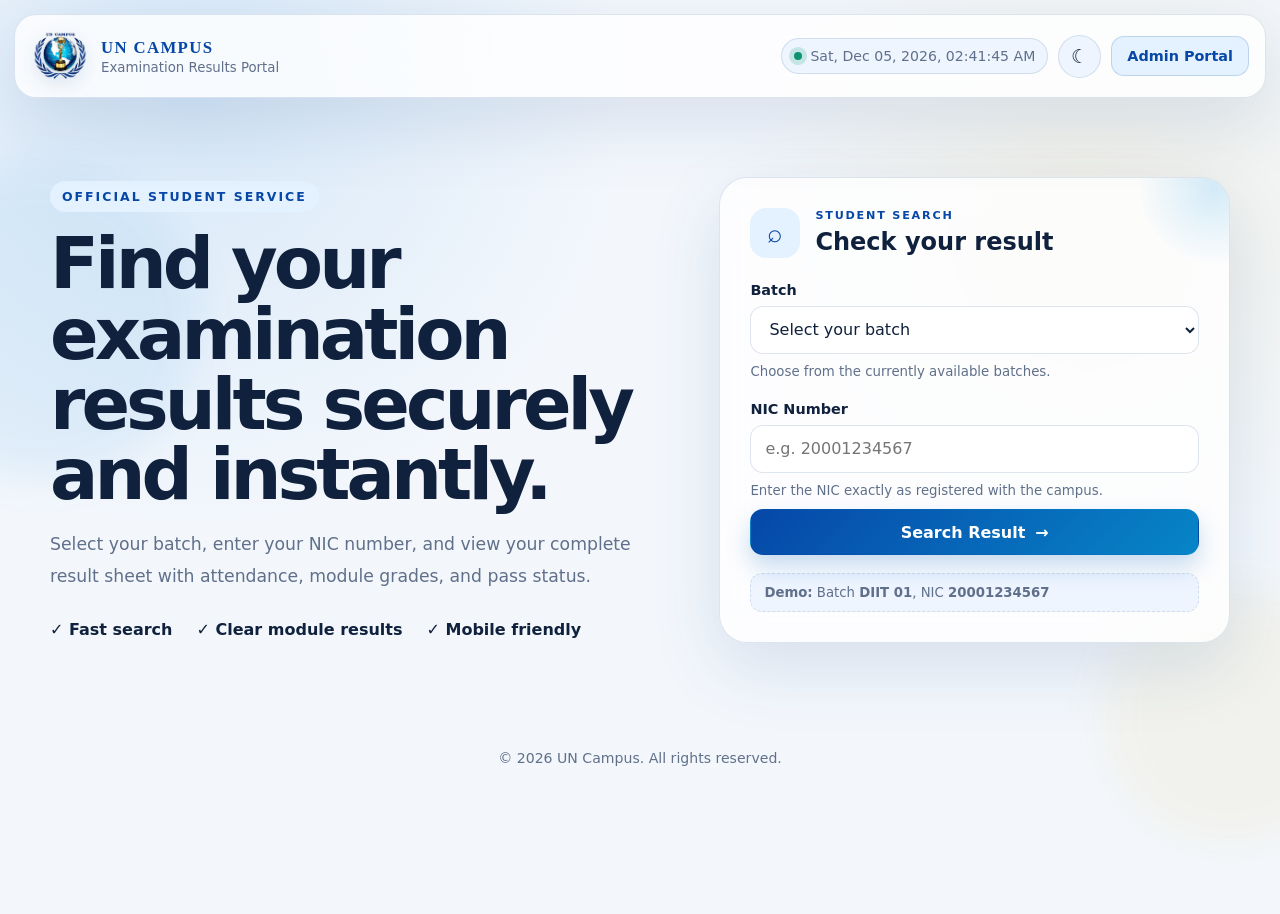
<file: index.html>
<!DOCTYPE html>
<html lang="en" data-theme="light">
<head>
  <meta charset="UTF-8" />
  <meta name="viewport" content="width=device-width, initial-scale=1.0" />
  <meta name="description" content="UN Campus student examination results portal" />
  <title>UN Campus | Student Results Portal</title>
  <link rel="icon" href="assets/un-campus-logo.png" />
  <link rel="stylesheet" href="styles.css" />
</head>
<body>
  <div class="page-orb orb-one" aria-hidden="true"></div>
  <div class="page-orb orb-two" aria-hidden="true"></div>

  <header class="site-header glass">
    <a class="brand" href="index.html" aria-label="UN Campus Results Portal home">
      <img src="assets/un-campus-logo.png" alt="UN Campus logo" />
      <span>
        <strong>UN CAMPUS</strong>
        <small>Examination Results Portal</small>
      </span>
    </a>

    <div class="header-tools">
      <div class="live-clock" aria-live="polite">
        <span class="clock-dot"></span>
        <span id="liveDateTime">Loading date & time…</span>
      </div>
      <button class="icon-button" id="themeToggle" type="button" aria-label="Toggle dark and light mode" title="Toggle theme">
        <span class="theme-icon">☾</span>
      </button>
      <a class="button button-secondary compact" href="admin.html">Admin Portal</a>
    </div>
  </header>

  <main>
    <section class="hero container">
      <div class="hero-copy reveal">
        <span class="eyebrow">Official Student Service</span>
        <h1>Find your examination results securely and instantly.</h1>
        <p>Select your batch, enter your NIC number, and view your complete result sheet with attendance, module grades, and pass status.</p>
        <div class="hero-points">
          <span>✓ Fast search</span>
          <span>✓ Clear module results</span>
          <span>✓ Mobile friendly</span>
        </div>
      </div>

      <div class="search-card glass reveal delay-1">
        <div class="card-heading">
          <div class="heading-icon">⌕</div>
          <div>
            <p class="section-kicker">Student Search</p>
            <h2>Check your result</h2>
          </div>
        </div>

        <form id="resultSearchForm" novalidate>
          <div class="form-grid one-column">
            <label class="field">
              <span>Batch</span>
              <select id="studentBatch" required>
                <option value="">Select your batch</option>
              </select>
              <small>Choose from the currently available batches.</small>
            </label>

            <label class="field">
              <span>NIC Number</span>
              <input id="studentNic" type="text" inputmode="text" autocomplete="off" placeholder="e.g. 20001234567" maxlength="12" required />
              <small>Enter the NIC exactly as registered with the campus.</small>
            </label>
          </div>

          <button class="button button-primary full-width" type="submit">
            <span>Search Result</span>
            <span aria-hidden="true">→</span>
          </button>
        </form>

        <div class="demo-hint">
          <strong>Demo:</strong> Batch <b>DIIT 01</b>, NIC <b>20001234567</b>
        </div>
      </div>
    </section>

    <section class="container result-shell" id="resultSection" hidden>
      <div class="result-header glass reveal">
        <div>
          <span class="eyebrow success-eyebrow">Result Found</span>
          <h2>Official Examination Result</h2>
          <p>Generated from the UN Campus results database.</p>
        </div>
        <div class="result-actions">
          <button class="button button-secondary" id="newSearchBtn" type="button">New Search</button>
          <button class="button button-primary" id="printResultBtn" type="button">Print Result</button>
        </div>
      </div>

      <article class="student-profile glass reveal delay-1">
        <div class="profile-avatar" id="studentInitials">ST</div>
        <div class="profile-main">
          <p class="section-kicker">Student Details</p>
          <h3 id="resultStudentName">Student Name</h3>
          <div class="profile-meta">
            <span><small>NIC</small><b id="resultNic">—</b></span>
            <span><small>Course</small><b id="resultCourse">—</b></span>
            <span><small>Batch</small><b id="resultBatch">—</b></span>
          </div>
        </div>
        <div class="overall-badge" id="overallBadge">
          <small>Overall Status</small>
          <strong id="overallStatus">PASS</strong>
        </div>
      </article>

      <div class="result-grid">
        <article class="attendance-card glass reveal delay-1">
          <div class="card-title-row">
            <div>
              <p class="section-kicker">Attendance</p>
              <h3>Attendance Details</h3>
            </div>
            <span class="mini-icon">◷</span>
          </div>

          <div class="attendance-content">
            <div class="attendance-ring" id="attendanceRing" style="--attendance: 0">
              <div>
                <strong id="attendancePercentage">0%</strong>
                <span>Present</span>
              </div>
            </div>
            <div class="attendance-stats">
              <div><span>Total Days</span><strong id="totalDays">0</strong></div>
              <div><span>Present</span><strong id="presentDays">0</strong></div>
              <div><span>Absent</span><strong id="absentDays">0</strong></div>
            </div>
          </div>
        </article>

        <article class="summary-card glass reveal delay-2">
          <div class="card-title-row">
            <div>
              <p class="section-kicker">Performance</p>
              <h3>Result Summary</h3>
            </div>
            <span class="mini-icon">◎</span>
          </div>
          <div class="summary-stats">
            <div><span>Modules</span><strong id="moduleCount">0</strong></div>
            <div><span>Passed</span><strong id="passedCount">0</strong></div>
            <div><span>Failed</span><strong id="failedCount">0</strong></div>
            <div><span>Average</span><strong id="averageMark">0%</strong></div>
          </div>
        </article>
      </div>

      <article class="table-card glass reveal delay-2">
        <div class="card-title-row table-heading">
          <div>
            <p class="section-kicker">Academic Record</p>
            <h3>Module-wise Results</h3>
          </div>
          <span class="table-note">Pass mark: 45</span>
        </div>
        <div class="table-wrap">
          <table>
            <thead>
              <tr>
                <th>S.No</th>
                <th>Module No</th>
                <th>Module Name</th>
                <th>Result</th>
                <th>Status</th>
              </tr>
            </thead>
            <tbody id="moduleResultsBody"></tbody>
          </table>
        </div>
      </article>

      <article class="grading-card glass reveal delay-2">
        <div class="card-title-row">
          <div>
            <p class="section-kicker">Reference</p>
            <h3>Grading Scale</h3>
          </div>
          <span class="mini-icon">A+</span>
        </div>
        <div class="grade-grid" id="gradeScale"></div>
      </article>

      <p class="verification-note">This result is system-generated. For official verification or corrections, contact the UN Campus administration.</p>
    </section>
  </main>

  <footer class="site-footer">
    <p>© <span id="currentYear"></span> UN Campus. All rights reserved.</p>
  </footer>

  <div class="toast-region" id="toastRegion" aria-live="polite" aria-atomic="true"></div>
  <script src="common.js"></script>
  <script src="portal.js"></script>
</body>
</html>
</file>
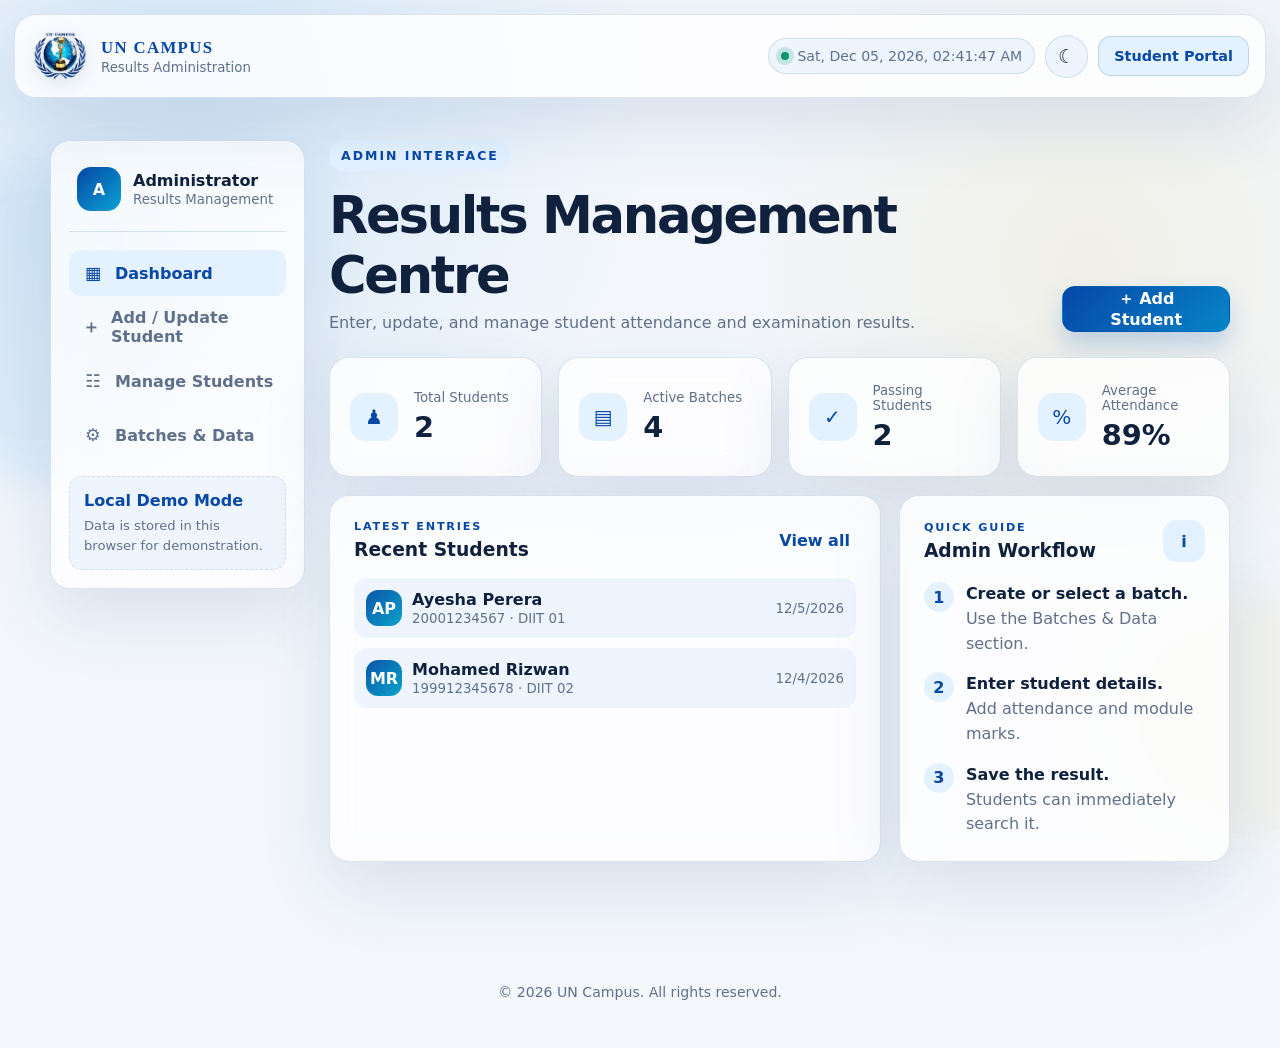
<file: admin.html>
<!DOCTYPE html>
<html lang="en" data-theme="light">
<head>
  <meta charset="UTF-8" />
  <meta name="viewport" content="width=device-width, initial-scale=1.0" />
  <meta name="description" content="UN Campus examination results administration portal" />
  <title>UN Campus | Admin Results Portal</title>
  <link rel="icon" href="assets/un-campus-logo.png" />
  <link rel="stylesheet" href="styles.css" />
</head>
<body class="admin-page">
  <div class="page-orb orb-one" aria-hidden="true"></div>
  <div class="page-orb orb-two" aria-hidden="true"></div>

  <header class="site-header glass">
    <a class="brand" href="index.html" aria-label="UN Campus Results Portal home">
      <img src="assets/un-campus-logo.png" alt="UN Campus logo" />
      <span>
        <strong>UN CAMPUS</strong>
        <small>Results Administration</small>
      </span>
    </a>

    <div class="header-tools">
      <div class="live-clock" aria-live="polite">
        <span class="clock-dot"></span>
        <span id="liveDateTime">Loading date & time…</span>
      </div>
      <button class="icon-button" id="themeToggle" type="button" aria-label="Toggle dark and light mode" title="Toggle theme">
        <span class="theme-icon">☾</span>
      </button>
      <a class="button button-secondary compact" href="index.html">Student Portal</a>
    </div>
  </header>

  <main class="admin-layout container">
    <aside class="admin-sidebar glass reveal">
      <div class="admin-title">
        <div class="admin-avatar">A</div>
        <div>
          <strong>Administrator</strong>
          <small>Results Management</small>
        </div>
      </div>
      <nav class="admin-nav" aria-label="Admin sections">
        <button class="nav-tab active" type="button" data-panel="dashboardPanel"><span>▦</span> Dashboard</button>
        <button class="nav-tab" type="button" data-panel="studentFormPanel"><span>＋</span> Add / Update Student</button>
        <button class="nav-tab" type="button" data-panel="studentListPanel"><span>☷</span> Manage Students</button>
        <button class="nav-tab" type="button" data-panel="settingsPanel"><span>⚙</span> Batches & Data</button>
      </nav>
      <div class="sidebar-note">
        <strong>Local Demo Mode</strong>
        <p>Data is stored in this browser for demonstration.</p>
      </div>
    </aside>

    <section class="admin-content">
      <div class="admin-topline reveal delay-1">
        <div>
          <span class="eyebrow">Admin Interface</span>
          <h1>Results Management Centre</h1>
          <p>Enter, update, and manage student attendance and examination results.</p>
        </div>
        <button class="button button-primary" type="button" id="quickAddBtn">＋ Add Student</button>
      </div>

      <section class="admin-panel active" id="dashboardPanel">
        <div class="dashboard-cards">
          <article class="metric-card glass reveal delay-1">
            <span class="metric-icon">♟</span>
            <div><small>Total Students</small><strong id="metricStudents">0</strong></div>
          </article>
          <article class="metric-card glass reveal delay-1">
            <span class="metric-icon">▤</span>
            <div><small>Active Batches</small><strong id="metricBatches">0</strong></div>
          </article>
          <article class="metric-card glass reveal delay-2">
            <span class="metric-icon">✓</span>
            <div><small>Passing Students</small><strong id="metricPassed">0</strong></div>
          </article>
          <article class="metric-card glass reveal delay-2">
            <span class="metric-icon">%</span>
            <div><small>Average Attendance</small><strong id="metricAttendance">0%</strong></div>
          </article>
        </div>

        <div class="admin-dashboard-grid">
          <article class="glass admin-card reveal delay-2">
            <div class="card-title-row">
              <div><p class="section-kicker">Latest Entries</p><h3>Recent Students</h3></div>
              <button class="text-button" type="button" data-go-panel="studentListPanel">View all</button>
            </div>
            <div id="recentStudents" class="recent-list"></div>
          </article>

          <article class="glass admin-card reveal delay-2">
            <div class="card-title-row">
              <div><p class="section-kicker">Quick Guide</p><h3>Admin Workflow</h3></div>
              <span class="mini-icon">i</span>
            </div>
            <ol class="workflow-list">
              <li><span>1</span><p><strong>Create or select a batch.</strong><br />Use the Batches & Data section.</p></li>
              <li><span>2</span><p><strong>Enter student details.</strong><br />Add attendance and module marks.</p></li>
              <li><span>3</span><p><strong>Save the result.</strong><br />Students can immediately search it.</p></li>
            </ol>
          </article>
        </div>
      </section>

      <section class="admin-panel" id="studentFormPanel">
        <article class="glass form-card">
          <div class="card-title-row">
            <div>
              <p class="section-kicker">Student Record</p>
              <h2 id="formTitle">Add Student Result</h2>
            </div>
            <button class="button button-secondary compact" type="button" id="clearFormBtn">Clear Form</button>
          </div>

          <form id="studentResultForm" novalidate>
            <input type="hidden" id="recordId" />

            <div class="form-section">
              <h3>Personal & Course Details</h3>
              <div class="form-grid">
                <label class="field">
                  <span>Student Name</span>
                  <input id="adminStudentName" type="text" placeholder="Full name" required />
                </label>
                <label class="field">
                  <span>NIC Number</span>
                  <input id="adminNic" type="text" placeholder="e.g. 20001234567" maxlength="12" required />
                </label>
                <label class="field">
                  <span>Course</span>
                  <input id="adminCourse" type="text" placeholder="e.g. Diploma in IT" required />
                </label>
                <label class="field">
                  <span>Batch</span>
                  <select id="adminBatch" required>
                    <option value="">Select batch</option>
                  </select>
                </label>
              </div>
            </div>

            <div class="form-section">
              <h3>Attendance Details</h3>
              <div class="form-grid three-columns">
                <label class="field">
                  <span>Total Days</span>
                  <input id="adminTotalDays" type="number" min="0" max="1000" placeholder="120" required />
                </label>
                <label class="field">
                  <span>Present Days</span>
                  <input id="adminPresentDays" type="number" min="0" max="1000" placeholder="110" required />
                </label>
                <label class="field">
                  <span>Absent Days</span>
                  <input id="adminAbsentDays" type="number" min="0" max="1000" placeholder="Auto-calculated" readonly />
                </label>
              </div>
              <div class="attendance-preview">
                <span>Attendance Percentage</span>
                <strong id="adminAttendancePreview">0%</strong>
              </div>
            </div>

            <div class="form-section">
              <div class="section-heading-row">
                <div>
                  <h3>Module-wise Results</h3>
                  <p>Enter marks from 0 to 100. Grade and pass status are calculated automatically.</p>
                </div>
                <button class="button button-secondary compact" type="button" id="addModuleBtn">＋ Add Module</button>
              </div>

              <div class="module-editor" id="moduleEditor"></div>
            </div>

            <div class="form-actions">
              <button class="button button-secondary" type="button" id="cancelEditBtn" hidden>Cancel Edit</button>
              <button class="button button-primary" type="submit" id="saveStudentBtn">Save Student Result</button>
            </div>
          </form>
        </article>
      </section>

      <section class="admin-panel" id="studentListPanel">
        <article class="glass admin-card">
          <div class="card-title-row list-title-row">
            <div>
              <p class="section-kicker">Database</p>
              <h2>Manage Student Records</h2>
            </div>
            <div class="list-filters">
              <input id="studentFilter" type="search" placeholder="Search name or NIC" aria-label="Search students" />
              <select id="batchFilter" aria-label="Filter by batch"><option value="">All batches</option></select>
            </div>
          </div>
          <div class="table-wrap">
            <table class="admin-table">
              <thead>
                <tr>
                  <th>Student</th>
                  <th>NIC</th>
                  <th>Batch</th>
                  <th>Modules</th>
                  <th>Attendance</th>
                  <th>Status</th>
                  <th>Actions</th>
                </tr>
              </thead>
              <tbody id="adminStudentTableBody"></tbody>
            </table>
          </div>
          <div class="empty-state" id="studentEmptyState" hidden>
            <div>⌕</div>
            <h3>No student records found</h3>
            <p>Try a different filter or add a new student record.</p>
          </div>
        </article>
      </section>

      <section class="admin-panel" id="settingsPanel">
        <div class="settings-grid">
          <article class="glass admin-card">
            <div class="card-title-row">
              <div><p class="section-kicker">Academic Setup</p><h2>Available Batches</h2></div>
              <span class="mini-icon">▤</span>
            </div>
            <form id="batchForm" class="inline-form">
              <input id="newBatchName" type="text" placeholder="e.g. DIIT 05" required />
              <button class="button button-primary" type="submit">Add Batch</button>
            </form>
            <div id="batchChips" class="batch-chips"></div>
          </article>

          <article class="glass admin-card">
            <div class="card-title-row">
              <div><p class="section-kicker">Backup</p><h2>Data Management</h2></div>
              <span class="mini-icon">⇄</span>
            </div>
            <p class="muted">Export all batches and student records as a JSON backup, or import a previously exported file.</p>
            <div class="data-buttons">
              <button class="button button-secondary" id="exportDataBtn" type="button">Export Data</button>
              <label class="button button-secondary file-button">Import Data<input id="importDataInput" type="file" accept="application/json" hidden /></label>
              <button class="button button-danger" id="resetDemoBtn" type="button">Reset Demo Data</button>
            </div>
          </article>
        </div>

        <article class="glass admin-card grading-admin-card">
          <div class="card-title-row">
            <div><p class="section-kicker">Reference</p><h2>Current Grading Scale</h2></div>
            <span class="table-note">Pass mark: 45</span>
          </div>
          <div class="grade-grid" id="adminGradeScale"></div>
        </article>
      </section>
    </section>
  </main>

  <footer class="site-footer">
    <p>© <span id="currentYear"></span> UN Campus. All rights reserved.</p>
  </footer>

  <div class="confirm-modal" id="confirmModal" hidden>
    <div class="modal-backdrop" data-close-modal></div>
    <div class="modal-card glass" role="dialog" aria-modal="true" aria-labelledby="confirmTitle">
      <div class="modal-icon">!</div>
      <h2 id="confirmTitle">Confirm action</h2>
      <p id="confirmMessage">Are you sure?</p>
      <div class="modal-actions">
        <button class="button button-secondary" type="button" data-close-modal>Cancel</button>
        <button class="button button-danger" type="button" id="confirmActionBtn">Confirm</button>
      </div>
    </div>
  </div>

  <div class="toast-region" id="toastRegion" aria-live="polite" aria-atomic="true"></div>
  <script src="common.js"></script>
  <script src="admin.js"></script>
</body>
</html>
</file>
<file: styles.css>
:root {
  --bg: #f3f7fc;
  --surface: rgba(255, 255, 255, 0.78);
  --surface-solid: #ffffff;
  --surface-soft: #eef5ff;
  --text: #10213d;
  --muted: #60708a;
  --line: rgba(23, 75, 137, 0.14);
  --primary: #0747a6;
  --primary-2: #0b75c9;
  --primary-soft: #e4f1ff;
  --accent: #d5a428;
  --success: #0b946d;
  --success-soft: #dff8ee;
  --danger: #d14343;
  --danger-soft: #ffe8e8;
  --warning: #ba7813;
  --shadow: 0 24px 70px rgba(27, 72, 130, 0.13);
  --radius-xl: 28px;
  --radius-lg: 20px;
  --radius-md: 14px;
  --header-h: 84px;
}

html[data-theme="dark"] {
  --bg: #07111f;
  --surface: rgba(10, 26, 47, 0.78);
  --surface-solid: #0d1d33;
  --surface-soft: #112842;
  --text: #eef6ff;
  --muted: #9fb1c8;
  --line: rgba(151, 191, 234, 0.15);
  --primary: #4d9bf7;
  --primary-2: #27c0ef;
  --primary-soft: #15365a;
  --accent: #f2c75c;
  --success: #54d8ad;
  --success-soft: #103d35;
  --danger: #ff7777;
  --danger-soft: #4a1d25;
  --warning: #f4b55a;
  --shadow: 0 28px 70px rgba(0, 0, 0, 0.35);
}

* { box-sizing: border-box; }
html { scroll-behavior: smooth; }
body {
  margin: 0;
  min-height: 100vh;
  font-family: Inter, ui-sans-serif, system-ui, -apple-system, BlinkMacSystemFont, "Segoe UI", sans-serif;
  color: var(--text);
  background:
    radial-gradient(circle at 15% 10%, rgba(15, 124, 217, 0.12), transparent 32%),
    radial-gradient(circle at 85% 25%, rgba(217, 173, 51, 0.1), transparent 27%),
    var(--bg);
  transition: background 0.3s ease, color 0.3s ease;
  overflow-x: hidden;
}

button, input, select { font: inherit; }
button, a { -webkit-tap-highlight-color: transparent; }
a { color: inherit; text-decoration: none; }
img { max-width: 100%; display: block; }
[hidden] { display: none !important; }

.page-orb {
  position: fixed;
  z-index: -1;
  border-radius: 50%;
  filter: blur(20px);
  pointer-events: none;
  opacity: 0.55;
  animation: floatOrb 11s ease-in-out infinite alternate;
}
.orb-one { width: 320px; height: 320px; background: rgba(0, 131, 224, 0.13); left: -120px; top: 18%; }
.orb-two { width: 260px; height: 260px; background: rgba(229, 178, 42, 0.12); right: -80px; bottom: 6%; animation-delay: -4s; }
@keyframes floatOrb { to { transform: translate3d(28px, -32px, 0) scale(1.08); } }

.glass {
  background: var(--surface);
  border: 1px solid var(--line);
  box-shadow: var(--shadow);
  backdrop-filter: blur(18px);
  -webkit-backdrop-filter: blur(18px);
}

.container { width: min(1180px, calc(100% - 36px)); margin-inline: auto; }
.site-header {
  width: min(1280px, calc(100% - 28px));
  min-height: var(--header-h);
  margin: 14px auto 0;
  padding: 10px 16px;
  border-radius: 22px;
  display: flex;
  align-items: center;
  justify-content: space-between;
  gap: 18px;
  position: sticky;
  top: 12px;
  z-index: 50;
}
.brand { display: flex; align-items: center; gap: 12px; min-width: 0; }
.brand img { width: 58px; height: 58px; object-fit: contain; filter: drop-shadow(0 6px 10px rgba(0, 64, 130, 0.18)); }
.brand span { display: grid; gap: 2px; }
.brand strong { font-family: Georgia, "Times New Roman", serif; letter-spacing: 0.08em; font-size: 1.05rem; color: var(--primary); }
.brand small { color: var(--muted); white-space: nowrap; }
.header-tools { display: flex; align-items: center; justify-content: flex-end; gap: 10px; }
.live-clock {
  display: flex;
  align-items: center;
  gap: 8px;
  color: var(--muted);
  font-size: 0.88rem;
  padding: 9px 12px;
  border: 1px solid var(--line);
  border-radius: 999px;
  background: var(--surface-soft);
  white-space: nowrap;
}
.clock-dot { width: 8px; height: 8px; border-radius: 50%; background: var(--success); box-shadow: 0 0 0 5px color-mix(in srgb, var(--success) 18%, transparent); animation: pulseDot 1.6s infinite; }
@keyframes pulseDot { 50% { transform: scale(0.8); opacity: 0.7; } }
.icon-button {
  width: 43px;
  height: 43px;
  display: grid;
  place-items: center;
  border-radius: 50%;
  border: 1px solid var(--line);
  background: var(--surface-soft);
  color: var(--text);
  cursor: pointer;
  transition: transform 0.2s ease, background 0.2s ease;
}
.icon-button:hover { transform: translateY(-2px) rotate(5deg); }
.theme-icon { font-size: 1.2rem; }

.button {
  display: inline-flex;
  align-items: center;
  justify-content: center;
  gap: 10px;
  min-height: 46px;
  padding: 0 20px;
  border: 1px solid transparent;
  border-radius: 13px;
  font-weight: 750;
  cursor: pointer;
  transition: transform 0.2s ease, box-shadow 0.2s ease, background 0.2s ease;
}
.button:hover { transform: translateY(-2px); }
.button-primary { color: #fff; background: linear-gradient(135deg, #0647a7, #0785c8); box-shadow: 0 12px 24px rgba(6, 92, 181, 0.22); }
.button-primary:hover { box-shadow: 0 16px 32px rgba(6, 92, 181, 0.3); }
.button-secondary { color: var(--primary); background: var(--primary-soft); border-color: color-mix(in srgb, var(--primary) 18%, transparent); }
.button-danger { color: #fff; background: linear-gradient(135deg, #c83737, #e15b50); }
.button.compact { min-height: 40px; padding: 0 15px; font-size: 0.9rem; }
.full-width { width: 100%; margin-top: 8px; }
.text-button { border: 0; background: transparent; color: var(--primary); font-weight: 750; cursor: pointer; }

.hero { min-height: 610px; display: grid; grid-template-columns: 1.08fr 0.92fr; align-items: center; gap: 70px; padding: 76px 0 62px; }
.hero-copy h1 { margin: 16px 0 20px; max-width: 760px; font-size: clamp(2.6rem, 5.6vw, 5.2rem); line-height: 0.98; letter-spacing: -0.055em; }
.hero-copy p { max-width: 700px; font-size: 1.08rem; line-height: 1.8; color: var(--muted); }
.eyebrow, .section-kicker { text-transform: uppercase; letter-spacing: 0.16em; font-weight: 850; color: var(--primary); }
.eyebrow { display: inline-flex; align-items: center; gap: 8px; font-size: 0.78rem; padding: 8px 12px; border-radius: 999px; background: var(--primary-soft); }
.success-eyebrow { color: var(--success); background: var(--success-soft); }
.section-kicker { margin: 0 0 6px; font-size: 0.7rem; }
.hero-points { display: flex; flex-wrap: wrap; gap: 12px 24px; margin-top: 28px; color: var(--text); font-weight: 700; }
.search-card { border-radius: var(--radius-xl); padding: 30px; position: relative; overflow: hidden; }
.search-card::before { content: ""; position: absolute; width: 160px; height: 160px; border-radius: 50%; right: -65px; top: -70px; background: radial-gradient(circle, rgba(21, 151, 230, 0.18), transparent 68%); }
.card-heading, .card-title-row { display: flex; align-items: center; justify-content: space-between; gap: 15px; }
.card-heading { justify-content: flex-start; margin-bottom: 24px; }
.heading-icon, .mini-icon, .metric-icon { display: grid; place-items: center; flex: 0 0 auto; color: var(--primary); background: var(--primary-soft); }
.heading-icon { width: 50px; height: 50px; border-radius: 16px; font-size: 1.6rem; }
.card-heading h2, .card-title-row h2, .card-title-row h3, .student-profile h3 { margin: 0; }
.form-grid { display: grid; grid-template-columns: repeat(2, minmax(0, 1fr)); gap: 18px; }
.form-grid.one-column { grid-template-columns: 1fr; }
.form-grid.three-columns { grid-template-columns: repeat(3, minmax(0, 1fr)); }
.field { display: grid; gap: 8px; }
.field > span { font-size: 0.9rem; font-weight: 780; }
.field small, .muted { color: var(--muted); line-height: 1.55; }
input, select {
  width: 100%;
  min-height: 48px;
  border: 1px solid var(--line);
  border-radius: 13px;
  padding: 0 14px;
  background: color-mix(in srgb, var(--surface-solid) 84%, transparent);
  color: var(--text);
  outline: none;
  transition: border-color 0.2s ease, box-shadow 0.2s ease, transform 0.2s ease;
}
input:focus, select:focus { border-color: var(--primary); box-shadow: 0 0 0 4px color-mix(in srgb, var(--primary) 13%, transparent); }
input[readonly] { opacity: 0.75; }
.demo-hint { margin-top: 18px; border-radius: 12px; padding: 11px 13px; font-size: 0.83rem; color: var(--muted); background: var(--surface-soft); border: 1px dashed var(--line); }

.result-shell { padding: 18px 0 80px; }
.result-header { padding: 26px; border-radius: var(--radius-lg); display: flex; justify-content: space-between; align-items: center; gap: 20px; margin-bottom: 20px; }
.result-header h2 { margin: 10px 0 6px; font-size: clamp(1.55rem, 4vw, 2.25rem); }
.result-header p { margin: 0; color: var(--muted); }
.result-actions { display: flex; gap: 10px; flex-wrap: wrap; }
.student-profile { padding: 26px; border-radius: var(--radius-lg); display: grid; grid-template-columns: auto 1fr auto; align-items: center; gap: 22px; margin-bottom: 20px; }
.profile-avatar { width: 74px; height: 74px; border-radius: 22px; display: grid; place-items: center; font-size: 1.35rem; font-weight: 900; color: #fff; background: linear-gradient(135deg, #0647a7, #00a7d8); box-shadow: 0 14px 30px rgba(9, 98, 185, 0.25); }
.profile-main h3 { margin-bottom: 14px; font-size: 1.55rem; }
.profile-meta { display: flex; flex-wrap: wrap; gap: 18px 30px; }
.profile-meta span { display: grid; gap: 3px; }
.profile-meta small { color: var(--muted); }
.profile-meta b { font-size: 0.94rem; }
.overall-badge { min-width: 128px; text-align: center; padding: 16px; border-radius: 16px; background: var(--success-soft); color: var(--success); border: 1px solid color-mix(in srgb, var(--success) 20%, transparent); }
.overall-badge.fail { background: var(--danger-soft); color: var(--danger); border-color: color-mix(in srgb, var(--danger) 20%, transparent); }
.overall-badge small { display: block; margin-bottom: 5px; }
.overall-badge strong { font-size: 1.3rem; letter-spacing: 0.08em; }
.result-grid { display: grid; grid-template-columns: 1fr 1fr; gap: 20px; margin-bottom: 20px; }
.attendance-card, .summary-card, .table-card, .grading-card { padding: 24px; border-radius: var(--radius-lg); }
.mini-icon { width: 42px; height: 42px; border-radius: 14px; font-weight: 900; }
.attendance-content { display: flex; align-items: center; gap: 28px; margin-top: 24px; }
.attendance-ring {
  --attendance: 0;
  width: 150px;
  aspect-ratio: 1;
  border-radius: 50%;
  display: grid;
  place-items: center;
  position: relative;
  background: conic-gradient(var(--primary) calc(var(--attendance) * 1%), var(--surface-soft) 0);
}
.attendance-ring::after { content: ""; position: absolute; inset: 13px; border-radius: 50%; background: var(--surface-solid); }
.attendance-ring div { position: relative; z-index: 1; display: grid; text-align: center; }
.attendance-ring strong { font-size: 1.65rem; }
.attendance-ring span { color: var(--muted); font-size: 0.8rem; }
.attendance-stats { flex: 1; display: grid; gap: 10px; }
.attendance-stats div, .summary-stats div { padding: 13px 14px; border-radius: 13px; background: var(--surface-soft); display: flex; justify-content: space-between; align-items: center; }
.attendance-stats span, .summary-stats span { color: var(--muted); font-size: 0.88rem; }
.summary-stats { display: grid; grid-template-columns: 1fr 1fr; gap: 12px; margin-top: 24px; }
.summary-stats div { display: grid; justify-content: initial; gap: 7px; }
.summary-stats strong { font-size: 1.4rem; }
.table-card { margin-bottom: 20px; }
.table-heading { margin-bottom: 16px; }
.table-note { font-size: 0.82rem; font-weight: 750; color: var(--primary); background: var(--primary-soft); padding: 8px 11px; border-radius: 999px; }
.table-wrap { overflow-x: auto; border: 1px solid var(--line); border-radius: 15px; }
table { width: 100%; border-collapse: collapse; min-width: 720px; }
th, td { padding: 15px 16px; text-align: left; border-bottom: 1px solid var(--line); }
th { font-size: 0.78rem; letter-spacing: 0.04em; text-transform: uppercase; color: var(--muted); background: var(--surface-soft); }
tbody tr:last-child td { border-bottom: 0; }
tbody tr { transition: background 0.2s ease; }
tbody tr:hover { background: color-mix(in srgb, var(--primary-soft) 56%, transparent); }
.result-mark { font-weight: 850; }
.status-pill { display: inline-flex; align-items: center; justify-content: center; min-width: 66px; padding: 6px 10px; border-radius: 999px; font-size: 0.78rem; font-weight: 850; }
.status-pass { color: var(--success); background: var(--success-soft); }
.status-fail { color: var(--danger); background: var(--danger-soft); }
.grading-card { margin-bottom: 18px; }
.grade-grid { display: grid; grid-template-columns: repeat(6, 1fr); gap: 10px; margin-top: 20px; }
.grade-item { padding: 15px 10px; text-align: center; border-radius: 14px; background: var(--surface-soft); border: 1px solid var(--line); }
.grade-item strong { display: block; font-size: 1.2rem; color: var(--primary); }
.grade-item span { color: var(--muted); font-size: 0.8rem; }
.verification-note { text-align: center; color: var(--muted); margin: 24px auto 0; max-width: 760px; font-size: 0.88rem; }
.site-footer { padding: 28px 16px 34px; text-align: center; color: var(--muted); font-size: 0.88rem; }

/* Admin */
.admin-layout { display: grid; grid-template-columns: 255px minmax(0, 1fr); gap: 24px; padding: 42px 0 80px; align-items: start; }
.admin-sidebar { position: sticky; top: 112px; border-radius: var(--radius-lg); padding: 18px; }
.admin-title { display: flex; align-items: center; gap: 12px; padding: 8px 8px 20px; border-bottom: 1px solid var(--line); }
.admin-avatar { width: 44px; height: 44px; border-radius: 14px; display: grid; place-items: center; color: #fff; font-weight: 900; background: linear-gradient(135deg, #0647a7, #0ba2d3); }
.admin-title div:last-child { display: grid; gap: 2px; }
.admin-title small { color: var(--muted); }
.admin-nav { display: grid; gap: 8px; padding: 18px 0; }
.nav-tab { width: 100%; min-height: 46px; border: 0; border-radius: 12px; padding: 0 12px; display: flex; align-items: center; gap: 10px; text-align: left; color: var(--muted); background: transparent; cursor: pointer; font-weight: 720; transition: background 0.2s, color 0.2s, transform 0.2s; }
.nav-tab:hover { transform: translateX(3px); color: var(--primary); background: var(--surface-soft); }
.nav-tab.active { color: var(--primary); background: var(--primary-soft); }
.nav-tab span { width: 24px; text-align: center; font-size: 1.1rem; }
.sidebar-note { padding: 14px; border-radius: 13px; background: var(--surface-soft); border: 1px dashed var(--line); }
.sidebar-note strong { color: var(--primary); }
.sidebar-note p { margin: 6px 0 0; color: var(--muted); line-height: 1.5; font-size: 0.82rem; }
.admin-content { min-width: 0; }
.admin-topline { display: flex; justify-content: space-between; gap: 20px; align-items: end; margin-bottom: 25px; }
.admin-topline h1 { font-size: clamp(2rem, 4vw, 3.3rem); letter-spacing: -0.045em; margin: 14px 0 8px; }
.admin-topline p { margin: 0; color: var(--muted); }
.admin-panel { display: none; }
.admin-panel.active { display: block; animation: panelIn 0.35s ease; }
@keyframes panelIn { from { opacity: 0; transform: translateY(10px); } }
.dashboard-cards { display: grid; grid-template-columns: repeat(4, 1fr); gap: 16px; }
.metric-card { min-height: 120px; border-radius: var(--radius-lg); padding: 20px; display: flex; gap: 16px; align-items: center; }
.metric-icon { width: 48px; height: 48px; border-radius: 15px; font-size: 1.25rem; }
.metric-card div { display: grid; gap: 5px; }
.metric-card small { color: var(--muted); }
.metric-card strong { font-size: 1.8rem; }
.admin-dashboard-grid { display: grid; grid-template-columns: 1.25fr 0.75fr; gap: 18px; margin-top: 18px; }
.admin-card, .form-card { border-radius: var(--radius-lg); padding: 24px; }
.recent-list { display: grid; gap: 10px; margin-top: 18px; }
.recent-item { display: flex; align-items: center; justify-content: space-between; gap: 12px; padding: 12px; border-radius: 13px; background: var(--surface-soft); }
.recent-person { display: flex; align-items: center; gap: 10px; min-width: 0; }
.recent-person .initial { width: 36px; height: 36px; border-radius: 12px; display: grid; place-items: center; color: #fff; font-weight: 850; background: linear-gradient(135deg, #0a55aa, #0ba3cb); }
.recent-person div:last-child { min-width: 0; display: grid; gap: 2px; }
.recent-person strong, .recent-person small { overflow: hidden; text-overflow: ellipsis; white-space: nowrap; }
.recent-person small, .recent-item > small { color: var(--muted); }
.workflow-list { list-style: none; padding: 0; margin: 20px 0 0; display: grid; gap: 16px; }
.workflow-list li { display: flex; gap: 12px; }
.workflow-list li > span { width: 30px; height: 30px; display: grid; place-items: center; flex: 0 0 auto; border-radius: 50%; background: var(--primary-soft); color: var(--primary); font-weight: 850; }
.workflow-list p { margin: 0; color: var(--muted); line-height: 1.55; }
.workflow-list strong { color: var(--text); }
.form-card > .card-title-row { padding-bottom: 20px; border-bottom: 1px solid var(--line); }
.form-section { padding: 24px 0; border-bottom: 1px solid var(--line); }
.form-section h3 { margin: 0 0 16px; }
.form-section:last-of-type { border-bottom: 0; }
.attendance-preview { margin-top: 15px; padding: 13px 15px; display: flex; justify-content: space-between; gap: 12px; border-radius: 13px; background: var(--primary-soft); color: var(--primary); }
.section-heading-row { display: flex; justify-content: space-between; align-items: start; gap: 15px; margin-bottom: 16px; }
.section-heading-row h3 { margin-bottom: 6px; }
.section-heading-row p { margin: 0; color: var(--muted); font-size: 0.9rem; }
.module-editor { display: grid; gap: 12px; }
.module-row { display: grid; grid-template-columns: 0.8fr 1.7fr 0.65fr 0.6fr auto; gap: 10px; align-items: end; padding: 13px; border-radius: 14px; background: var(--surface-soft); border: 1px solid var(--line); }
.module-row .field { gap: 5px; }
.module-row .field > span { font-size: 0.76rem; }
.module-row input { min-height: 43px; background: var(--surface-solid); }
.module-result-preview { min-height: 43px; display: grid; place-items: center; border-radius: 12px; background: var(--surface-solid); color: var(--primary); font-weight: 850; border: 1px solid var(--line); }
.remove-module { width: 43px; height: 43px; border-radius: 12px; border: 1px solid color-mix(in srgb, var(--danger) 20%, transparent); color: var(--danger); background: var(--danger-soft); cursor: pointer; font-size: 1.1rem; }
.form-actions { display: flex; justify-content: flex-end; gap: 10px; padding-top: 20px; }
.list-title-row { align-items: end; margin-bottom: 18px; }
.list-filters { display: flex; gap: 10px; width: min(500px, 100%); }
.list-filters input { flex: 1.35; }
.list-filters select { flex: 0.8; }
.admin-table { min-width: 900px; }
.student-cell { display: flex; align-items: center; gap: 10px; }
.student-cell .initial { width: 36px; height: 36px; border-radius: 12px; display: grid; place-items: center; color: #fff; font-weight: 850; background: linear-gradient(135deg, #0a55aa, #0ba3cb); }
.student-cell div { display: grid; gap: 2px; }
.student-cell small { color: var(--muted); }
.action-buttons { display: flex; gap: 7px; }
.small-action { border: 1px solid var(--line); min-width: 36px; height: 34px; border-radius: 10px; background: var(--surface-soft); color: var(--primary); cursor: pointer; }
.small-action.delete { color: var(--danger); background: var(--danger-soft); }
.empty-state { padding: 42px 20px; text-align: center; }
.empty-state div { font-size: 2rem; color: var(--primary); }
.empty-state h3 { margin-bottom: 5px; }
.empty-state p { margin: 0; color: var(--muted); }
.settings-grid { display: grid; grid-template-columns: 1fr 1fr; gap: 18px; }
.inline-form { display: grid; grid-template-columns: 1fr auto; gap: 10px; margin-top: 20px; }
.batch-chips { display: flex; flex-wrap: wrap; gap: 9px; margin-top: 18px; }
.batch-chip { display: inline-flex; align-items: center; gap: 8px; padding: 8px 10px 8px 12px; border-radius: 999px; background: var(--primary-soft); color: var(--primary); font-weight: 750; }
.batch-chip button { width: 24px; height: 24px; border: 0; border-radius: 50%; color: var(--danger); background: var(--danger-soft); cursor: pointer; }
.data-buttons { display: flex; flex-wrap: wrap; gap: 10px; margin-top: 20px; }
.file-button { cursor: pointer; }
.grading-admin-card { margin-top: 18px; }
.confirm-modal { position: fixed; inset: 0; z-index: 100; display: grid; place-items: center; padding: 18px; }
.modal-backdrop { position: absolute; inset: 0; background: rgba(2, 10, 20, 0.62); backdrop-filter: blur(5px); }
.modal-card { width: min(420px, 100%); position: relative; z-index: 1; border-radius: 24px; padding: 28px; text-align: center; animation: modalIn 0.24s ease; }
@keyframes modalIn { from { opacity: 0; transform: scale(0.94); } }
.modal-icon { margin: 0 auto 14px; width: 58px; height: 58px; border-radius: 18px; display: grid; place-items: center; color: var(--danger); background: var(--danger-soft); font-size: 1.5rem; font-weight: 900; }
.modal-card h2 { margin: 0 0 8px; }
.modal-card p { margin: 0; color: var(--muted); line-height: 1.6; }
.modal-actions { display: flex; justify-content: center; gap: 10px; margin-top: 22px; }

.toast-region { position: fixed; right: 20px; bottom: 20px; z-index: 200; display: grid; gap: 10px; width: min(390px, calc(100% - 40px)); pointer-events: none; }
.toast { pointer-events: auto; border-radius: 15px; padding: 14px 16px; display: grid; grid-template-columns: auto 1fr auto; gap: 11px; align-items: start; background: var(--surface-solid); border: 1px solid var(--line); box-shadow: var(--shadow); animation: toastIn 0.28s ease; }
.toast.success { border-left: 4px solid var(--success); }
.toast.error { border-left: 4px solid var(--danger); }
.toast.info { border-left: 4px solid var(--primary); }
.toast-icon { width: 28px; height: 28px; border-radius: 50%; display: grid; place-items: center; font-weight: 900; }
.toast.success .toast-icon { color: var(--success); background: var(--success-soft); }
.toast.error .toast-icon { color: var(--danger); background: var(--danger-soft); }
.toast.info .toast-icon { color: var(--primary); background: var(--primary-soft); }
.toast p { margin: 2px 0 0; color: var(--muted); line-height: 1.45; font-size: 0.88rem; }
.toast-close { border: 0; background: transparent; color: var(--muted); cursor: pointer; font-size: 1.1rem; }
.toast.hide { animation: toastOut 0.25s ease forwards; }
@keyframes toastIn { from { opacity: 0; transform: translateY(12px) scale(0.98); } }
@keyframes toastOut { to { opacity: 0; transform: translateY(8px) scale(0.98); } }

.reveal { animation: revealUp 0.7s both; }
.delay-1 { animation-delay: 0.12s; }
.delay-2 { animation-delay: 0.22s; }
@keyframes revealUp { from { opacity: 0; transform: translateY(22px); } to { opacity: 1; transform: none; } }

@media (max-width: 1050px) {
  .hero { grid-template-columns: 1fr; gap: 38px; padding-top: 65px; }
  .hero-copy { text-align: center; }
  .hero-copy p { margin-inline: auto; }
  .hero-points { justify-content: center; }
  .search-card { width: min(690px, 100%); margin-inline: auto; }
  .grade-grid { grid-template-columns: repeat(3, 1fr); }
  .admin-layout { grid-template-columns: 1fr; }
  .admin-sidebar { position: static; }
  .admin-nav { grid-template-columns: repeat(4, minmax(0, 1fr)); }
  .nav-tab { justify-content: center; text-align: center; padding: 8px; flex-direction: column; height: auto; }
  .sidebar-note { display: none; }
  .dashboard-cards { grid-template-columns: repeat(2, 1fr); }
}

@media (max-width: 800px) {
  .live-clock { display: none; }
  .result-grid, .settings-grid, .admin-dashboard-grid { grid-template-columns: 1fr; }
  .student-profile { grid-template-columns: auto 1fr; }
  .overall-badge { grid-column: 1 / -1; }
  .attendance-content { align-items: stretch; }
  .attendance-ring { flex: 0 0 135px; }
  .module-row { grid-template-columns: 1fr 1.4fr 0.7fr; }
  .module-row .module-result-wrap { grid-column: 1 / 3; }
  .remove-module { grid-column: 3; grid-row: 2; width: 100%; }
  .admin-topline { align-items: flex-start; flex-direction: column; }
}

@media (max-width: 640px) {
  .container { width: min(100% - 24px, 1180px); }
  .site-header { width: calc(100% - 16px); top: 7px; min-height: 72px; padding: 8px 10px; border-radius: 18px; }
  .brand img { width: 48px; height: 48px; }
  .brand strong { font-size: 0.93rem; }
  .brand small { font-size: 0.72rem; }
  .header-tools .button { display: none; }
  .hero { min-height: auto; padding: 55px 0 48px; }
  .hero-copy h1 { font-size: clamp(2.35rem, 12vw, 3.7rem); }
  .hero-copy p { font-size: 1rem; }
  .search-card, .attendance-card, .summary-card, .table-card, .grading-card, .student-profile, .result-header, .admin-card, .form-card { padding: 20px; }
  .result-header { align-items: flex-start; flex-direction: column; }
  .result-actions { width: 100%; }
  .result-actions .button { flex: 1; }
  .student-profile { grid-template-columns: 1fr; text-align: center; }
  .profile-avatar { margin-inline: auto; }
  .profile-meta { justify-content: center; }
  .attendance-content { flex-direction: column; align-items: center; }
  .attendance-ring { width: 140px; }
  .attendance-stats { width: 100%; }
  .summary-stats { grid-template-columns: 1fr 1fr; }
  .grade-grid { grid-template-columns: repeat(2, 1fr); }
  .admin-layout { padding-top: 24px; }
  .admin-sidebar { padding: 10px; }
  .admin-title { display: none; }
  .admin-nav { grid-template-columns: repeat(2, 1fr); padding: 0; }
  .nav-tab { font-size: 0.78rem; }
  .dashboard-cards { grid-template-columns: 1fr; }
  .form-grid, .form-grid.three-columns { grid-template-columns: 1fr; }
  .module-row { grid-template-columns: 1fr; }
  .module-row .module-result-wrap, .remove-module { grid-column: auto; grid-row: auto; }
  .remove-module { width: 100%; }
  .section-heading-row, .list-title-row { flex-direction: column; align-items: stretch; }
  .list-filters { width: 100%; flex-direction: column; }
  .inline-form { grid-template-columns: 1fr; }
  .form-actions { flex-direction: column-reverse; }
  .form-actions .button { width: 100%; }
}

@media print {
  body { background: #fff; color: #000; }
  .site-header, .hero, .site-footer, .result-actions, .toast-region, .page-orb { display: none !important; }
  .result-shell { display: block !important; padding: 0; width: 100%; }
  .glass { background: #fff; box-shadow: none; backdrop-filter: none; border: 1px solid #ccd3dc; }
  .result-header, .student-profile, .result-grid, .table-card, .grading-card { break-inside: avoid; }
  .attendance-ring::after { background: #fff; }
  .grade-item, th { background: #f4f6f8; }
}

@media (prefers-reduced-motion: reduce) {
  *, *::before, *::after { animation-duration: 0.01ms !important; animation-iteration-count: 1 !important; scroll-behavior: auto !important; }
}
</file>
